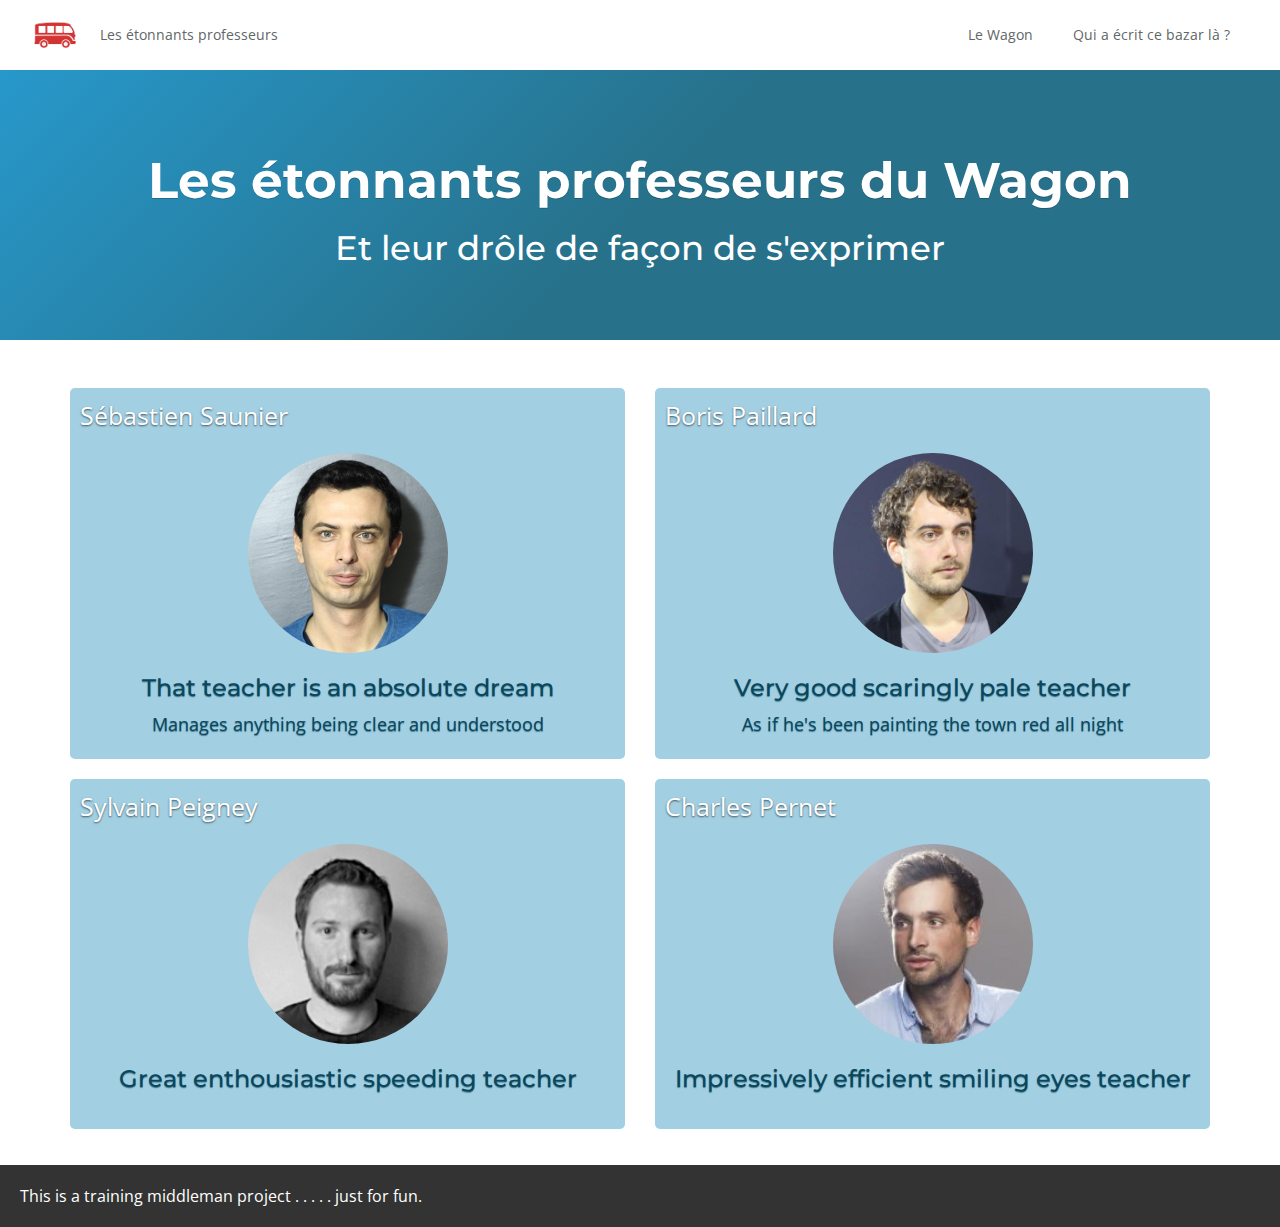
<file: index.html>
<!doctype html>
<html>
  <head>
    <meta charset="utf-8">

    <!-- Always force latest IE rendering engine or request Chrome Frame -->
    <meta content="IE=edge,chrome=1" http-equiv="X-UA-Compatible">

    <!-- For Bootstrap responsiveness -->
    <meta http-equiv="X-UA-Compatible" content="IE=edge">
     <meta name="viewport" content="width=device-width, initial-scale=1, shrink-to-fit=no">

    <!-- Use title if it's in the page YAML frontmatter -->
    <title>Le Wagon Amazing Teachers</title>

    <link href="stylesheets/all.css" rel="stylesheet" />


    <script>
      (function(i,s,o,g,r,a,m){i['GoogleAnalyticsObject']=r;i[r]=i[r]||function(){
      (i[r].q=i[r].q||[]).push(arguments)},i[r].l=1*new Date();a=s.createElement(o),
      m=s.getElementsByTagName(o)[0];a.async=1;a.src=g;m.parentNode.insertBefore(a,m)
      })(window,document,'script','https://www.google-analytics.com/analytics.js','ga');

      ga('create', 'UA-100490858-1', 'auto');
      ga('send', 'pageview');
    </script>

    <!-- HTML5 Shim and Respond.js IE8 support of HTML5 elements and media queries -->
    <!-- Leave those next 4 lines if you care about users using IE8 -->
    <!--[if lt IE 9]>
      <script src="https://oss.maxcdn.com/html5shiv/3.7.2/html5shiv.min.js"></script>
      <script src="https://oss.maxcdn.com/respond/1.4.2/respond.min.js"></script>
    <![endif]-->
  </head>

  <body class="index site">

    

    <div class="navbar-wagon">
      <div class="navbar-wagon-left">

          <!-- Logo -->
<a class="navbar-wagon-brand" href="/">            <img src="images/lewagon.png" />
</a>
          <!-- Text link -->
          <a class="navbar-wagon-item navbar-wagon-link" href="./">Les étonnants professeurs</a>

      </div>

      <!-- Right Navigation -->
      <div class="navbar-wagon-right hidden-xs hidden-sm">

        <!-- Text link -->
        <a class="navbar-wagon-item navbar-wagon-link" href="https://www.lewagon.com">Le Wagon</a>

        <!-- Text link -->
        <a class="navbar-wagon-item navbar-wagon-link" href="team.html">Qui a écrit ce bazar là ?</a>
        <!-- <a href="/team.html" class="navbar-wagon-item navbar-wagon-link">Qui a écrit ce bazar là ?</a> -->
      </div>
       <!-- Dropdown appearing on mobile only -->
      <div class="navbar-wagon-item hidden-md hidden-lg">
        <div class="dropdown">
          <i class="fa fa-bars dropdown-toggle" data-toggle="dropdown"></i>
          <ul class="dropdown-menu dropdown-menu-right navbar-wagon-dropdown-menu">
            <li><a href="https://www.lewagon.com">Le Wagon</a></li>
            <li><a href="team.html">Qui a écrit ce bazar là ?</a></li>
          </ul>
        </div>
      </div>
    </div>



    <!-- Your banner code -->
<div class="banner" style="background-image: linear-gradient(-225deg, rgba(0,101,168,0.6) 0%, rgba(0,36,61,0.6) 50%);">
  <div class="banner-content">
    <h1>Les étonnants professeurs du Wagon</h1>
    <h2>Et leur drôle de façon de s'exprimer</h2>
  </div>
</div>

<!-- Your cards code -->
<div class="wrapper-grey padded cards">
  <div class="container">
    <div class="row">
        <div class="col-md-6">
          <div class="card text-center">
              <div class="card-name">Sébastien Saunier</div>
              <div class="card-top text-center">
                <img class="avatar-very-extra-large" src="images/seb.jpg" />
                <h2>That teacher is an absolute dream</h2>
                <p>Manages anything being clear and understood</p>
              </div>

            <a class="card-link" href="teachers/seb.html"></a>
            <!--  <a class="card-link" href="#" ></a> -->
          </div>
        </div>
        <div class="col-md-6">
          <div class="card text-center">
              <div class="card-name">Boris Paillard</div>
              <div class="card-top text-center">
                <img class="avatar-very-extra-large" src="images/papillard.jpeg" />
                <h2>Very good scaringly pale teacher</h2>
                <p>As if he's been painting the town red all night</p>
              </div>

            <a class="card-link" href="teachers/boris.html"></a>
            <!--  <a class="card-link" href="#" ></a> -->
          </div>
        </div>
        <div class="col-md-6">
          <div class="card text-center">
              <div class="card-name">Sylvain Peigney</div>
              <div class="card-top text-center">
                <img class="avatar-very-extra-large" src="images/sylvain.png" />
                <h2>Great enthousiastic speeding teacher</h2>
                <p></p>
              </div>

            <a class="card-link" href="teachers/sylvain.html"></a>
            <!--  <a class="card-link" href="#" ></a> -->
          </div>
        </div>
        <div class="col-md-6">
          <div class="card text-center">
              <div class="card-name">Charles Pernet</div>
              <div class="card-top text-center">
                <img class="avatar-very-extra-large" src="images/charles.jpg" />
                <h2>Impressively efficient smiling eyes teacher</h2>
                <p></p>
              </div>

            <a class="card-link" href="teachers/charles.html"></a>
            <!--  <a class="card-link" href="#" ></a> -->
          </div>
        </div>
    </div>
  </div>
</div>

    <div class="footer">
  <p>This is a training middleman project . . . . . just for fun.</p>
</div>

    <script src="javascripts/all.js"></script>

  </body>
</html>
</file>
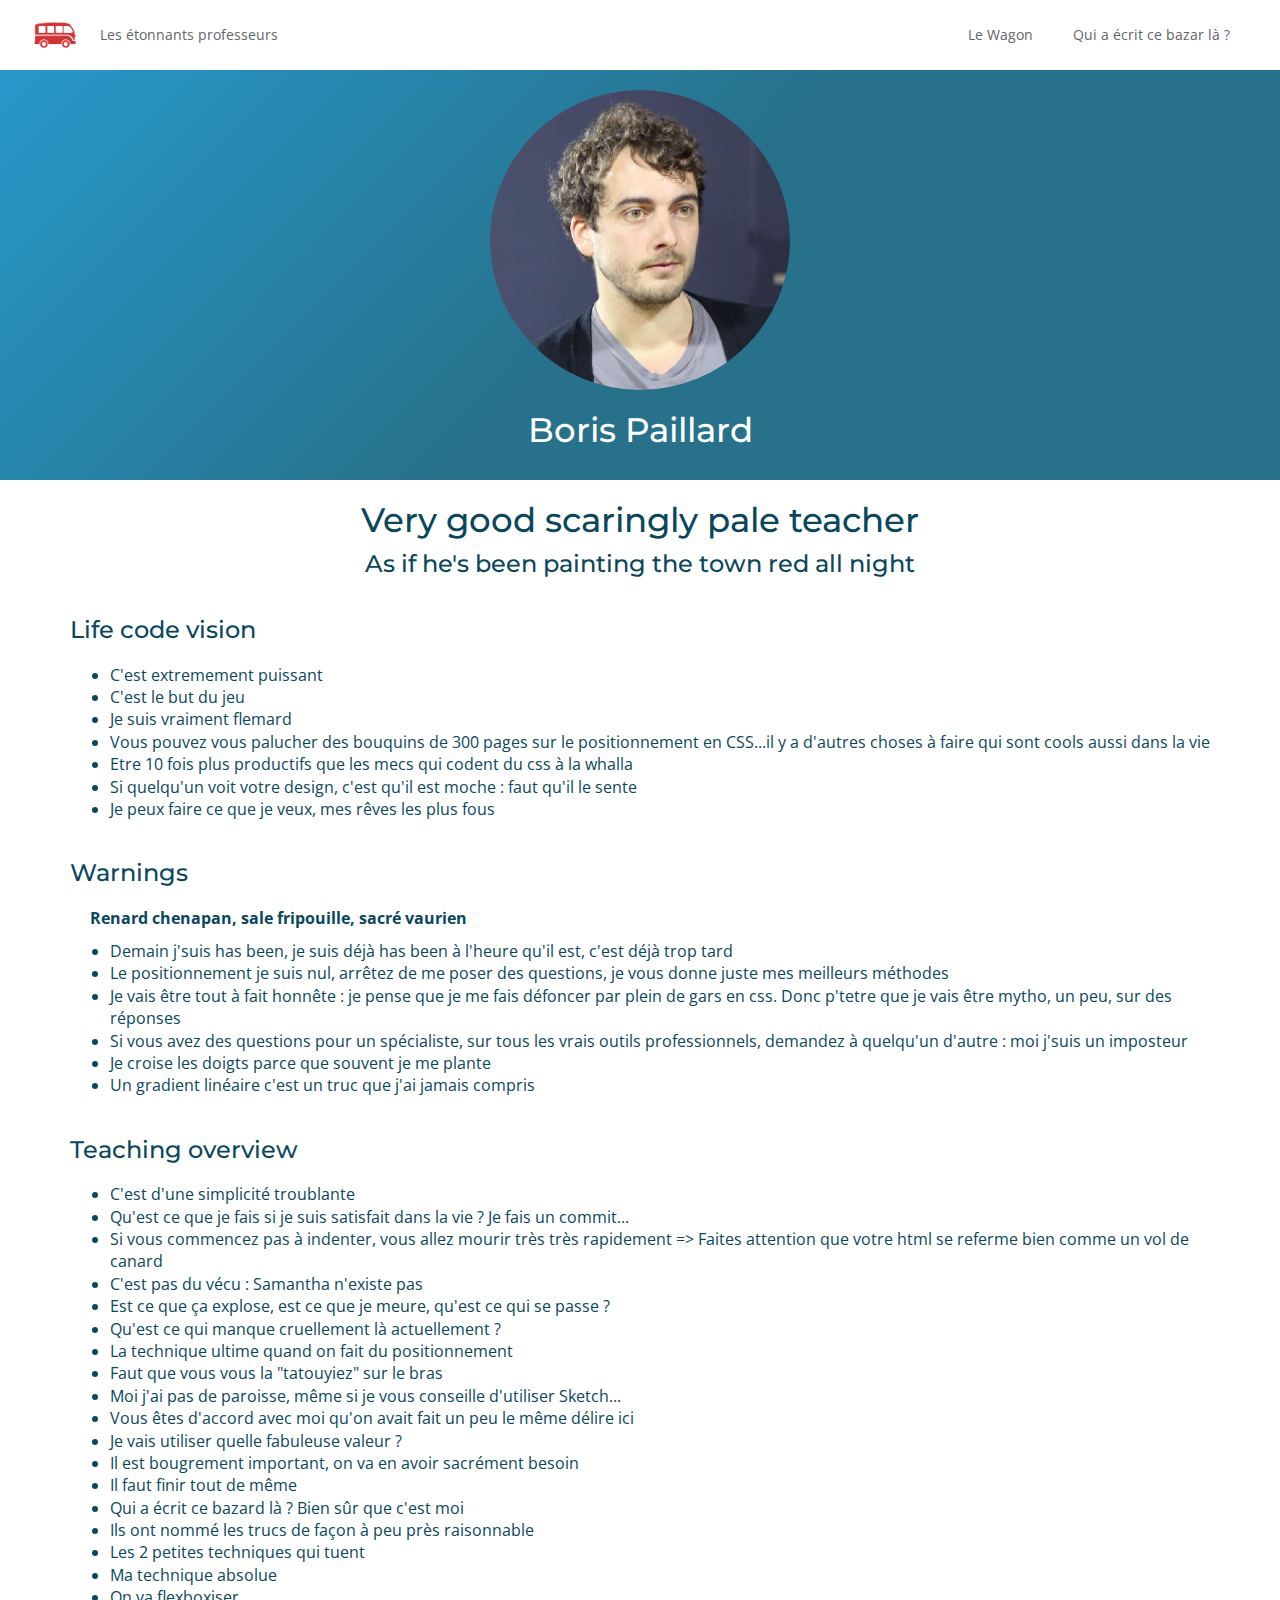
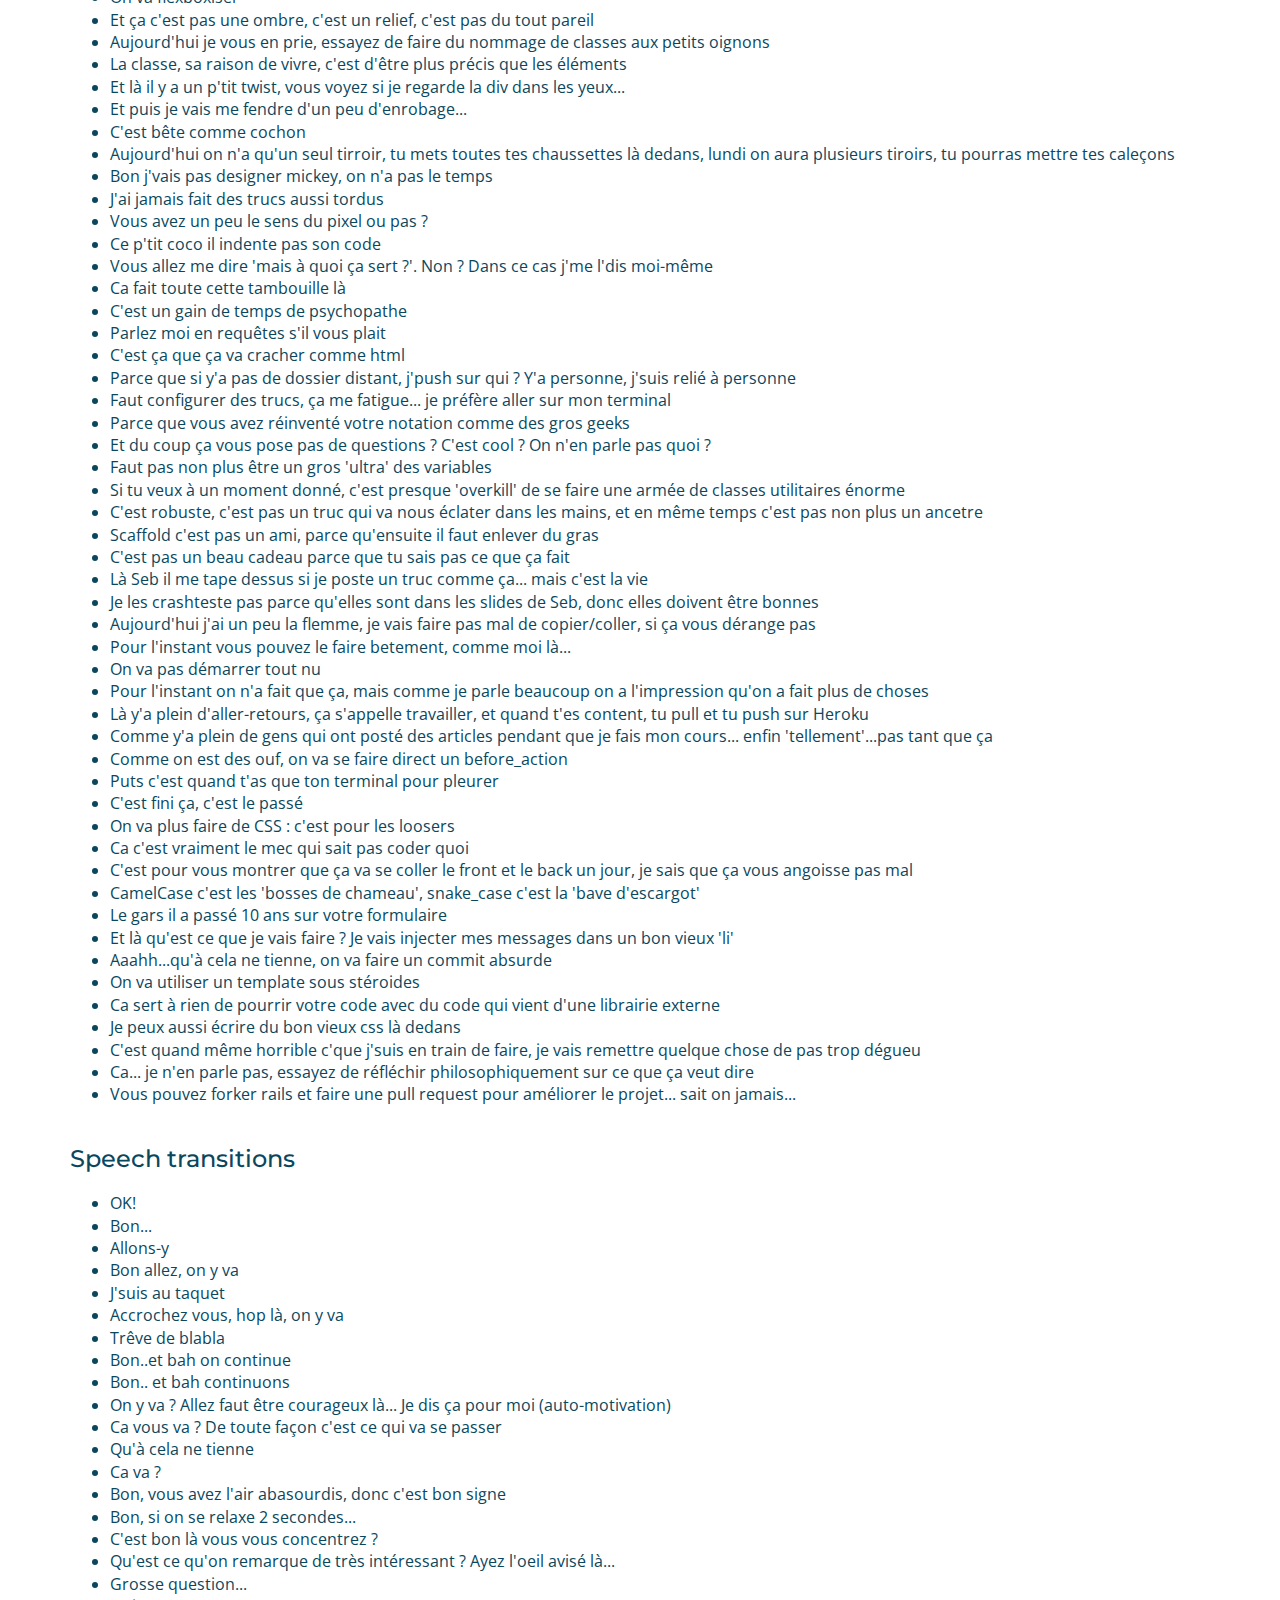
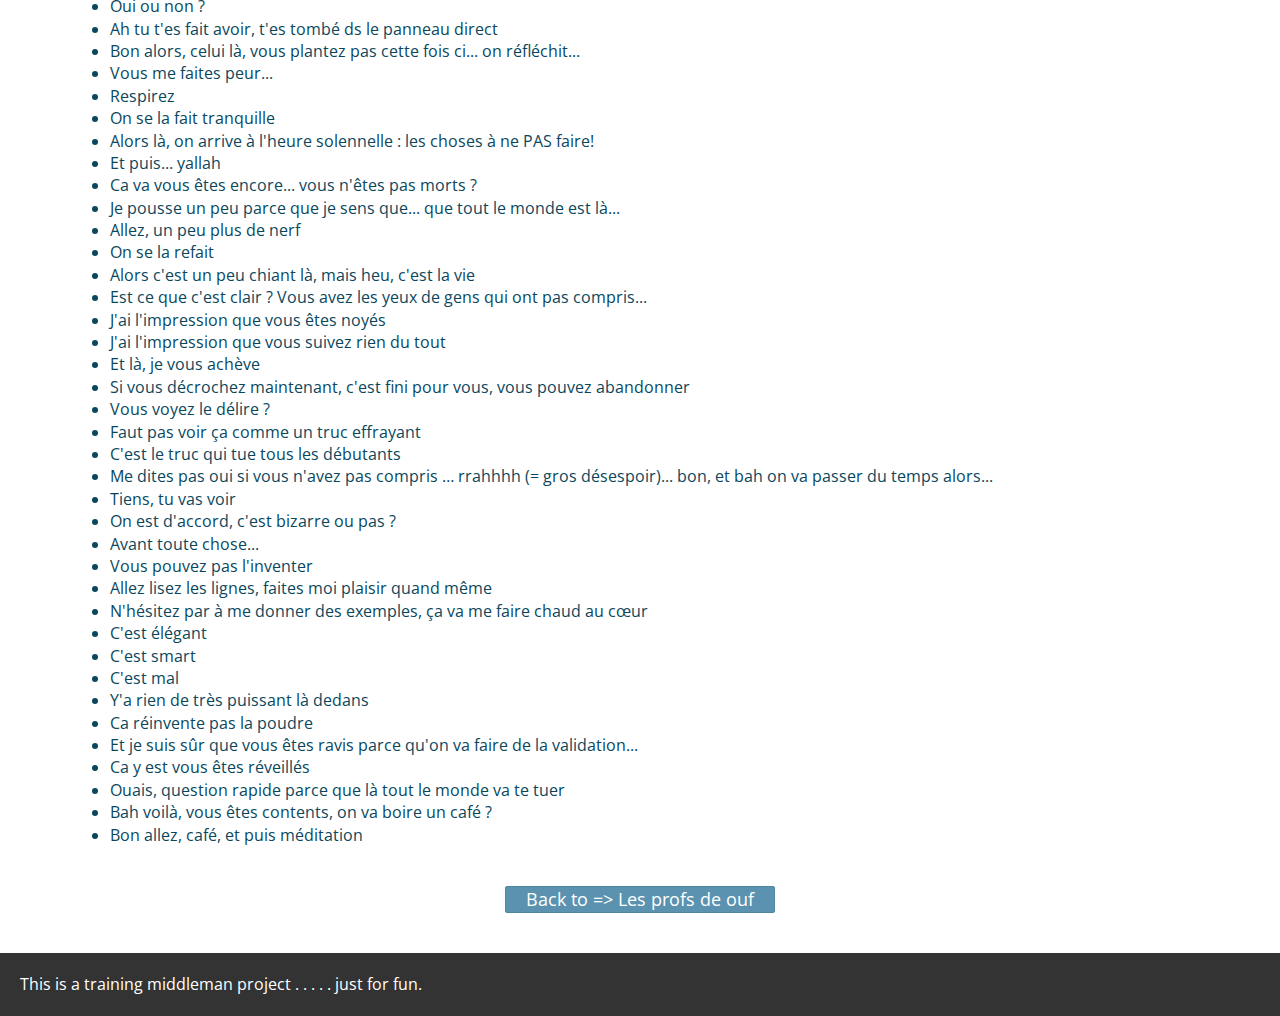
<file: teachers/boris.html>
<!doctype html>
<html>
  <head>
    <meta charset="utf-8">

    <!-- Always force latest IE rendering engine or request Chrome Frame -->
    <meta content="IE=edge,chrome=1" http-equiv="X-UA-Compatible">

    <!-- For Bootstrap responsiveness -->
    <meta http-equiv="X-UA-Compatible" content="IE=edge">
     <meta name="viewport" content="width=device-width, initial-scale=1, shrink-to-fit=no">

    <!-- Use title if it's in the page YAML frontmatter -->
    <title>Le Wagon Amazing Teachers</title>

    <link href="../stylesheets/all.css" rel="stylesheet" />


    <script>
      (function(i,s,o,g,r,a,m){i['GoogleAnalyticsObject']=r;i[r]=i[r]||function(){
      (i[r].q=i[r].q||[]).push(arguments)},i[r].l=1*new Date();a=s.createElement(o),
      m=s.getElementsByTagName(o)[0];a.async=1;a.src=g;m.parentNode.insertBefore(a,m)
      })(window,document,'script','https://www.google-analytics.com/analytics.js','ga');

      ga('create', 'UA-100490858-1', 'auto');
      ga('send', 'pageview');
    </script>

    <!-- HTML5 Shim and Respond.js IE8 support of HTML5 elements and media queries -->
    <!-- Leave those next 4 lines if you care about users using IE8 -->
    <!--[if lt IE 9]>
      <script src="https://oss.maxcdn.com/html5shiv/3.7.2/html5shiv.min.js"></script>
      <script src="https://oss.maxcdn.com/respond/1.4.2/respond.min.js"></script>
    <![endif]-->
  </head>

  <body class="teachers teachers_boris site">

    

    <div class="navbar-wagon">
      <div class="navbar-wagon-left">

          <!-- Logo -->
<a class="navbar-wagon-brand" href="/">            <img src="../images/lewagon.png" />
</a>
          <!-- Text link -->
          <a class="navbar-wagon-item navbar-wagon-link" href="../">Les étonnants professeurs</a>

      </div>

      <!-- Right Navigation -->
      <div class="navbar-wagon-right hidden-xs hidden-sm">

        <!-- Text link -->
        <a class="navbar-wagon-item navbar-wagon-link" href="https://www.lewagon.com">Le Wagon</a>

        <!-- Text link -->
        <a class="navbar-wagon-item navbar-wagon-link" href="../team.html">Qui a écrit ce bazar là ?</a>
        <!-- <a href="/team.html" class="navbar-wagon-item navbar-wagon-link">Qui a écrit ce bazar là ?</a> -->
      </div>
       <!-- Dropdown appearing on mobile only -->
      <div class="navbar-wagon-item hidden-md hidden-lg">
        <div class="dropdown">
          <i class="fa fa-bars dropdown-toggle" data-toggle="dropdown"></i>
          <ul class="dropdown-menu dropdown-menu-right navbar-wagon-dropdown-menu">
            <li><a href="https://www.lewagon.com">Le Wagon</a></li>
            <li><a href="../team.html">Qui a écrit ce bazar là ?</a></li>
          </ul>
        </div>
      </div>
    </div>



    <!-- Read from data.flats with owner's name as key -->


<!-- Your banner code -->
<div class="banner-show" style="background-image: linear-gradient(-225deg, rgba(0,101,168,0.6) 0%, rgba(0,36,61,0.6) 50%);">
  <div>
    <img class="img-circle" src="../images/papillard.jpeg" />
    <h2>Boris Paillard</h2>
  </div>
</div>
<div class="container">
  <div class="show-container">
    <div class="summary text-center">
      <h2>Very good scaringly pale teacher</h2>
      <h3>As if he's been painting the town red all night</h3>
    </div>
    <div class="container-paragraph">
      <h3>Life code vision</h3>
      <ul>
          <li>C'est extremement puissant</li>
          <li>C'est le but du jeu</li>
          <li>Je suis vraiment flemard</li>
          <li>Vous pouvez vous palucher des bouquins de 300 pages sur le positionnement en CSS...il y a d'autres choses à faire qui sont cools aussi dans la vie</li>
          <li>Etre 10 fois plus productifs que les mecs qui codent du css à la whalla</li>
          <li>Si quelqu'un voit votre design, c'est qu'il est moche : faut qu'il le sente</li>
          <li>Je peux faire ce que je veux, mes rêves les plus fous</li>
      </ul>
    </div>
    <div class="container-paragraph warnings">
      <h3>Warnings</h3>
      <div>
        <p><strong>Renard chenapan, sale fripouille, sacré vaurien</strong></p>
          <ul class="warnings-list">
              <li>Demain j'suis has been, je suis déjà has been à l'heure qu'il est, c'est déjà trop tard</li>
              <li>Le positionnement je suis nul, arrêtez de me poser des questions, je vous donne juste mes meilleurs méthodes</li>
              <li>Je vais être tout à fait honnête : je pense que je me fais défoncer par plein de gars en css. Donc p'tetre que je vais être mytho, un peu, sur des réponses</li>
              <li>Si vous avez des questions pour un spécialiste, sur tous les vrais outils professionnels, demandez à quelqu'un d'autre : moi j'suis un imposteur</li>
              <li>Je croise les doigts parce que souvent je me plante</li>
              <li>Un gradient linéaire c'est un truc que j'ai jamais compris</li>
          </ul>
      </div>
    </div>
    <div class="container-paragraph">
      <h3>Teaching overview</h3>
      <ul>
          <li>C'est d'une simplicité troublante</li>
          <li>Qu'est ce que je fais si je suis satisfait dans la vie ? Je fais un commit...</li>
          <li>Si vous commencez pas à indenter, vous allez mourir très très rapidement => Faites attention que votre html se referme bien comme un vol de canard</li>
          <li>C'est pas du vécu : Samantha n'existe pas</li>
          <li>Est ce que ça explose, est ce que je meure, qu'est ce qui se passe ?</li>
          <li>Qu'est ce qui manque cruellement là actuellement ?</li>
          <li>La technique ultime quand on fait du positionnement</li>
          <li>Faut que vous vous la "tatouyiez" sur le bras</li>
          <li>Moi j'ai pas de paroisse, même si je vous conseille d'utiliser Sketch...</li>
          <li>Vous êtes d'accord avec moi qu'on avait fait un peu le même délire ici</li>
          <li>Je vais utiliser quelle fabuleuse valeur ?</li>
          <li>Il est bougrement important, on va en avoir sacrément besoin</li>
          <li>Il faut finir tout de même</li>
          <li>Qui a écrit ce bazard là ? Bien sûr que c'est moi</li>
          <li>Ils ont nommé les trucs de façon à peu près raisonnable</li>
          <li>Les 2 petites techniques qui tuent</li>
          <li>Ma technique absolue</li>
          <li>On va flexboxiser</li>
          <li>Et ça c'est pas une ombre, c'est un relief, c'est pas du tout pareil</li>
          <li>Aujourd'hui je vous en prie, essayez de faire du nommage de classes aux petits oignons</li>
          <li>La classe, sa raison de vivre, c'est d'être plus précis que les éléments</li>
          <li>Et là il y a un p'tit twist, vous voyez si je regarde la div dans les yeux...</li>
          <li>Et puis je vais me fendre d'un peu d'enrobage...</li>
          <li>C'est bête comme cochon</li>
          <li>Aujourd'hui on n'a qu'un seul tirroir, tu mets toutes tes chaussettes là dedans, lundi on aura plusieurs tiroirs, tu pourras mettre tes caleçons</li>
          <li>Bon j'vais pas designer mickey, on n'a pas le temps</li>
          <li>J'ai jamais fait des trucs aussi tordus</li>
          <li>Vous avez un peu le sens du pixel ou pas ?</li>
          <li>Ce p'tit coco il indente pas son code</li>
          <li>Vous allez me dire 'mais à quoi ça sert ?'. Non ? Dans ce cas j'me l'dis moi-même</li>
          <li>Ca fait toute cette tambouille là</li>
          <li>C'est un gain de temps de psychopathe</li>
          <li>Parlez moi en requêtes s'il vous plait</li>
          <li>C'est ça que ça va cracher comme html</li>
          <li>Parce que si y'a pas de dossier distant, j'push sur qui ? Y'a personne, j'suis relié à personne</li>
          <li>Faut configurer des trucs, ça me fatigue... je préfère aller sur mon terminal</li>
          <li>Parce que vous avez réinventé votre notation comme des gros geeks</li>
          <li>Et du coup ça vous pose pas de questions ? C'est cool ? On n'en parle pas quoi ?</li>
          <li>Faut pas non plus être un gros 'ultra' des variables</li>
          <li>Si tu veux à un moment donné, c'est presque 'overkill' de se faire une armée de classes utilitaires énorme</li>
          <li>C'est robuste, c'est pas un truc qui va nous éclater dans les mains, et en même temps c'est pas non plus un ancetre</li>
          <li>Scaffold c'est pas un ami, parce qu'ensuite il faut enlever du gras</li>
          <li>C'est pas un beau cadeau parce que tu sais pas ce que ça fait</li>
          <li>Là Seb il me tape dessus si je poste un truc comme ça... mais c'est la vie</li>
          <li>Je les crashteste pas parce qu'elles sont dans les slides de Seb, donc elles doivent être bonnes</li>
          <li>Aujourd'hui j'ai un peu la flemme, je vais faire pas mal de copier/coller, si ça vous dérange pas</li>
          <li>Pour l'instant vous pouvez le faire betement, comme moi là...</li>
          <li>On va pas démarrer tout nu</li>
          <li>Pour l'instant on n'a fait que ça, mais comme je parle beaucoup on a l'impression qu'on a fait plus de choses</li>
          <li>Là y'a plein d'aller-retours, ça s'appelle travailler, et quand t'es content, tu pull et tu push sur Heroku</li>
          <li>Comme y'a plein de gens qui ont posté des articles pendant que je fais mon cours... enfin 'tellement'...pas tant que ça</li>
          <li>Comme on est des ouf, on va se faire direct un before_action</li>
          <li>Puts c'est quand t'as que ton terminal pour pleurer</li>
          <li>C'est fini ça, c'est le passé</li>
          <li>On va plus faire de CSS :  c'est pour les loosers</li>
          <li>Ca c'est vraiment le mec qui sait pas coder quoi</li>
          <li>C'est pour vous montrer que ça va se coller le front et le back un jour, je sais que ça vous angoisse pas mal</li>
          <li>CamelCase c'est les 'bosses de chameau', snake_case c'est la 'bave d'escargot'</li>
          <li>Le gars il a passé 10 ans sur votre formulaire</li>
          <li>Et là qu'est ce que je vais faire ? Je vais injecter mes messages dans un bon vieux 'li'</li>
          <li>Aaahh...qu'à cela ne tienne, on va faire un commit absurde</li>
          <li>On va utiliser un template sous stéroides</li>
          <li>Ca sert à rien de pourrir votre code avec du code qui vient d'une librairie externe</li>
          <li>Je peux aussi écrire du bon vieux css là dedans</li>
          <li>C'est quand même horrible c'que j'suis en train de faire, je vais remettre quelque chose de pas trop dégueu</li>
          <li>Ca... je n'en parle pas, essayez de réfléchir philosophiquement sur ce que ça veut dire</li>
          <li>Vous pouvez forker rails et faire une pull request pour améliorer le projet... sait on jamais...</li>
      </ul>
    </div>
    <div class="container-paragraph">
      <h3>Speech transitions</h3>
      <ul>
          <li>OK!</li>
          <li>Bon...</li>
          <li>Allons-y</li>
          <li>Bon allez, on y va</li>
          <li>J'suis au taquet</li>
          <li>Accrochez vous, hop là, on y va</li>
          <li>Trêve de blabla</li>
          <li>Bon..et bah on continue</li>
          <li>Bon.. et bah continuons</li>
          <li>On y va ? Allez faut être courageux là... Je dis ça pour moi (auto-motivation)</li>
          <li>Ca vous va ? De toute façon c'est ce qui va se passer</li>
          <li>Qu'à cela ne tienne</li>
          <li>Ca va ?</li>
          <li>Bon, vous avez l'air abasourdis, donc c'est bon signe</li>
          <li>Bon, si on se relaxe 2 secondes...</li>
          <li>C'est bon là vous vous concentrez ?</li>
          <li>Qu'est ce qu'on remarque de très intéressant ? Ayez l'oeil avisé là...</li>
          <li>Grosse question...</li>
          <li>Oui ou non ?</li>
          <li>Ah tu t'es fait avoir, t'es tombé ds le panneau direct</li>
          <li>Bon alors, celui là, vous plantez pas cette fois ci... on réfléchit...</li>
          <li>Vous me faites peur...</li>
          <li>Respirez</li>
          <li>On se la fait tranquille</li>
          <li>Alors là, on arrive à l'heure solennelle : les choses à ne PAS faire!</li>
          <li>Et puis... yallah</li>
          <li>Ca va vous êtes encore... vous n'êtes pas morts ?</li>
          <li>Je pousse un peu parce que je sens que... que tout le monde est là...</li>
          <li>Allez, un peu plus de nerf</li>
          <li>On se la refait</li>
          <li>Alors c'est un peu chiant là, mais heu, c'est la vie</li>
          <li>Est ce que c'est clair ? Vous avez les yeux de gens qui ont pas compris...</li>
          <li>J'ai l'impression que vous êtes noyés</li>
          <li>J'ai l'impression que vous suivez rien du tout</li>
          <li>Et là, je vous achève</li>
          <li>Si vous décrochez maintenant, c'est fini pour vous, vous pouvez abandonner</li>
          <li>Vous voyez le délire ?</li>
          <li>Faut pas voir ça comme un truc effrayant</li>
          <li>C'est le truc qui tue tous les débutants</li>
          <li>Me dites pas oui si vous n'avez pas compris … rrahhhh (= gros désespoir)... bon, et bah on va passer du temps alors...</li>
          <li>Tiens, tu vas voir</li>
          <li>On est d'accord, c'est bizarre ou pas ?</li>
          <li>Avant toute chose...</li>
          <li>Vous pouvez pas l'inventer</li>
          <li>Allez lisez les lignes, faites moi plaisir quand même</li>
          <li>N'hésitez par à me donner des exemples, ça va me faire chaud au cœur</li>
          <li>C'est élégant</li>
          <li>C'est smart</li>
          <li>C'est mal</li>
          <li>Y'a rien de très puissant là dedans</li>
          <li>Ca réinvente pas la poudre</li>
          <li>Et je suis sûr que vous êtes ravis parce qu'on va faire de la validation...</li>
          <li>Ca y est vous êtes réveillés</li>
          <li>Ouais, question rapide parce que là tout le monde va te tuer</li>
          <li>Bah voilà, vous êtes contents, on va boire un café ?</li>
          <li>Bon allez, café, et puis méditation</li>
      </ul>
    </div>
    <div class="text-center container-paragraph">
      <a class="btn btn-primary navbar-wagon-item back-link" href="../">Back to => Les profs de ouf</a>
    </div>
  </div>
</div>






    <div class="footer">
  <p>This is a training middleman project . . . . . just for fun.</p>
</div>

    <script src="../javascripts/all.js"></script>

  </body>
</html>
</file>
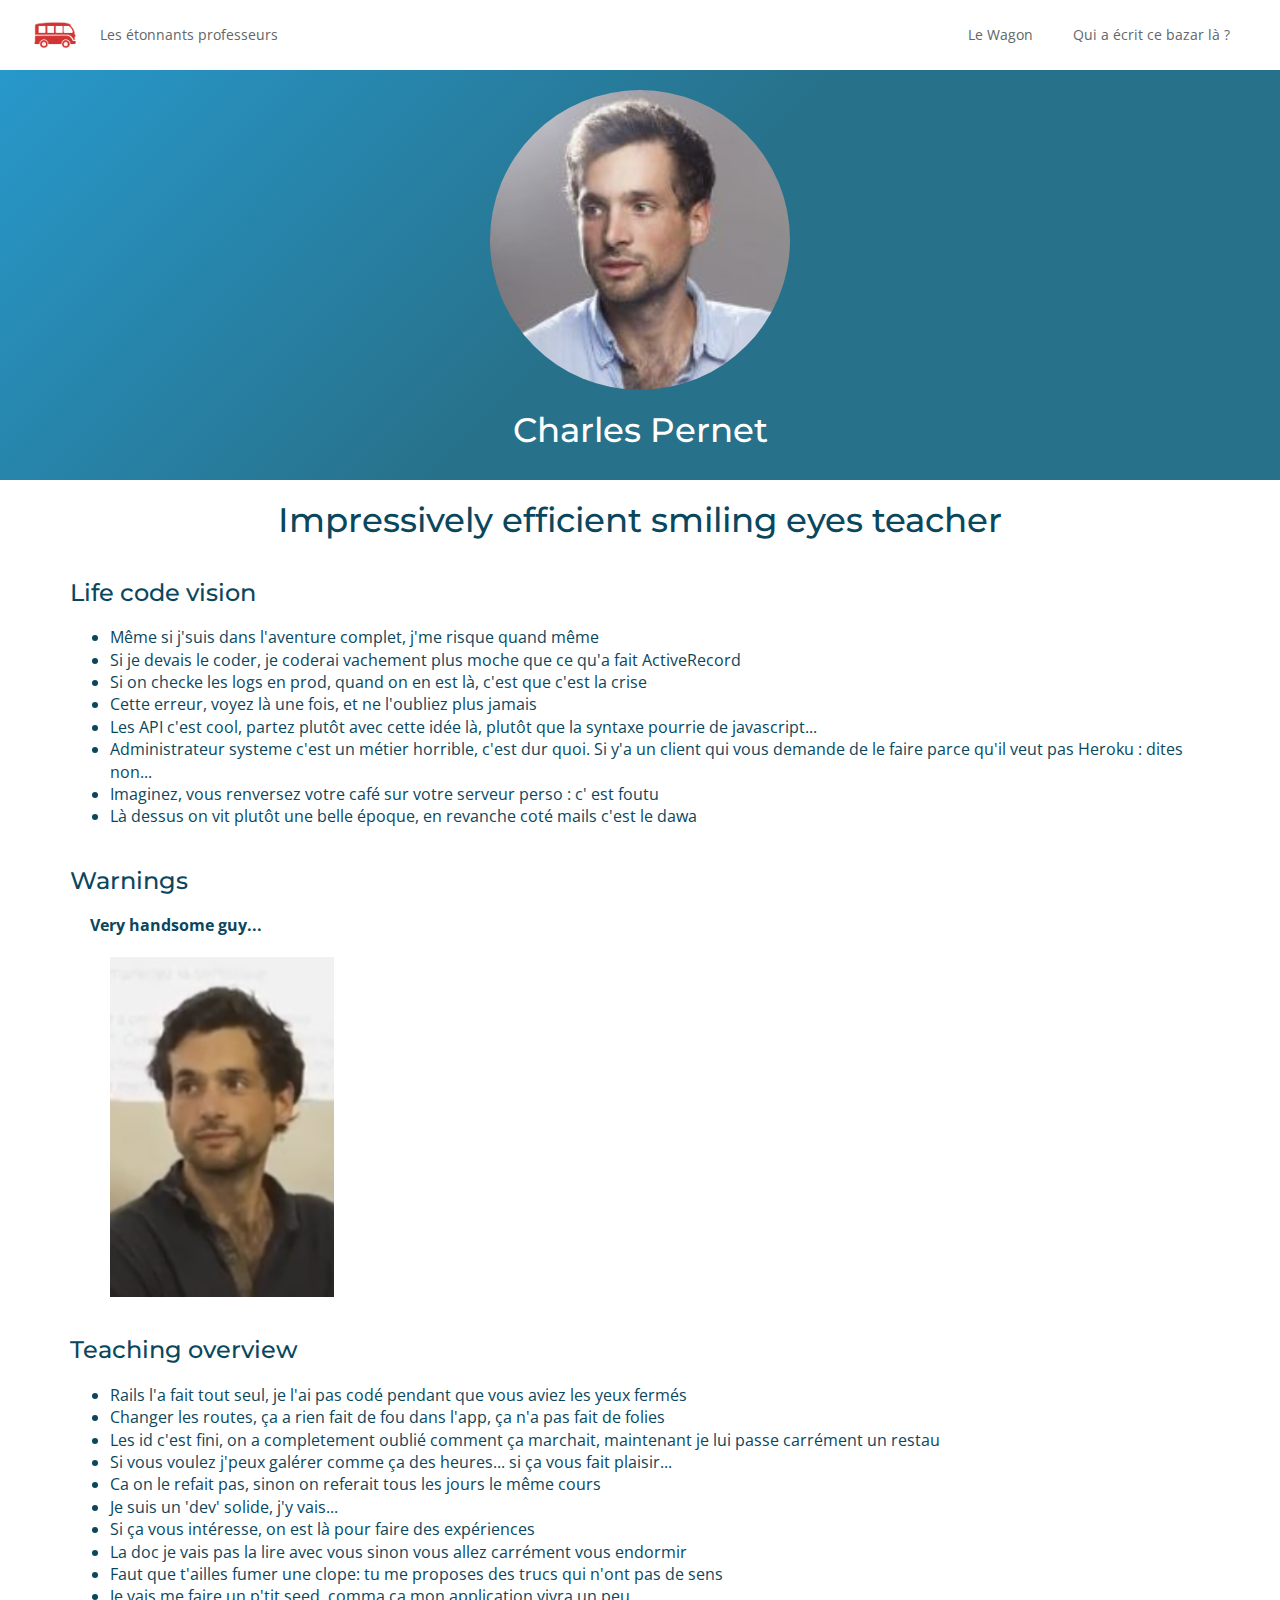
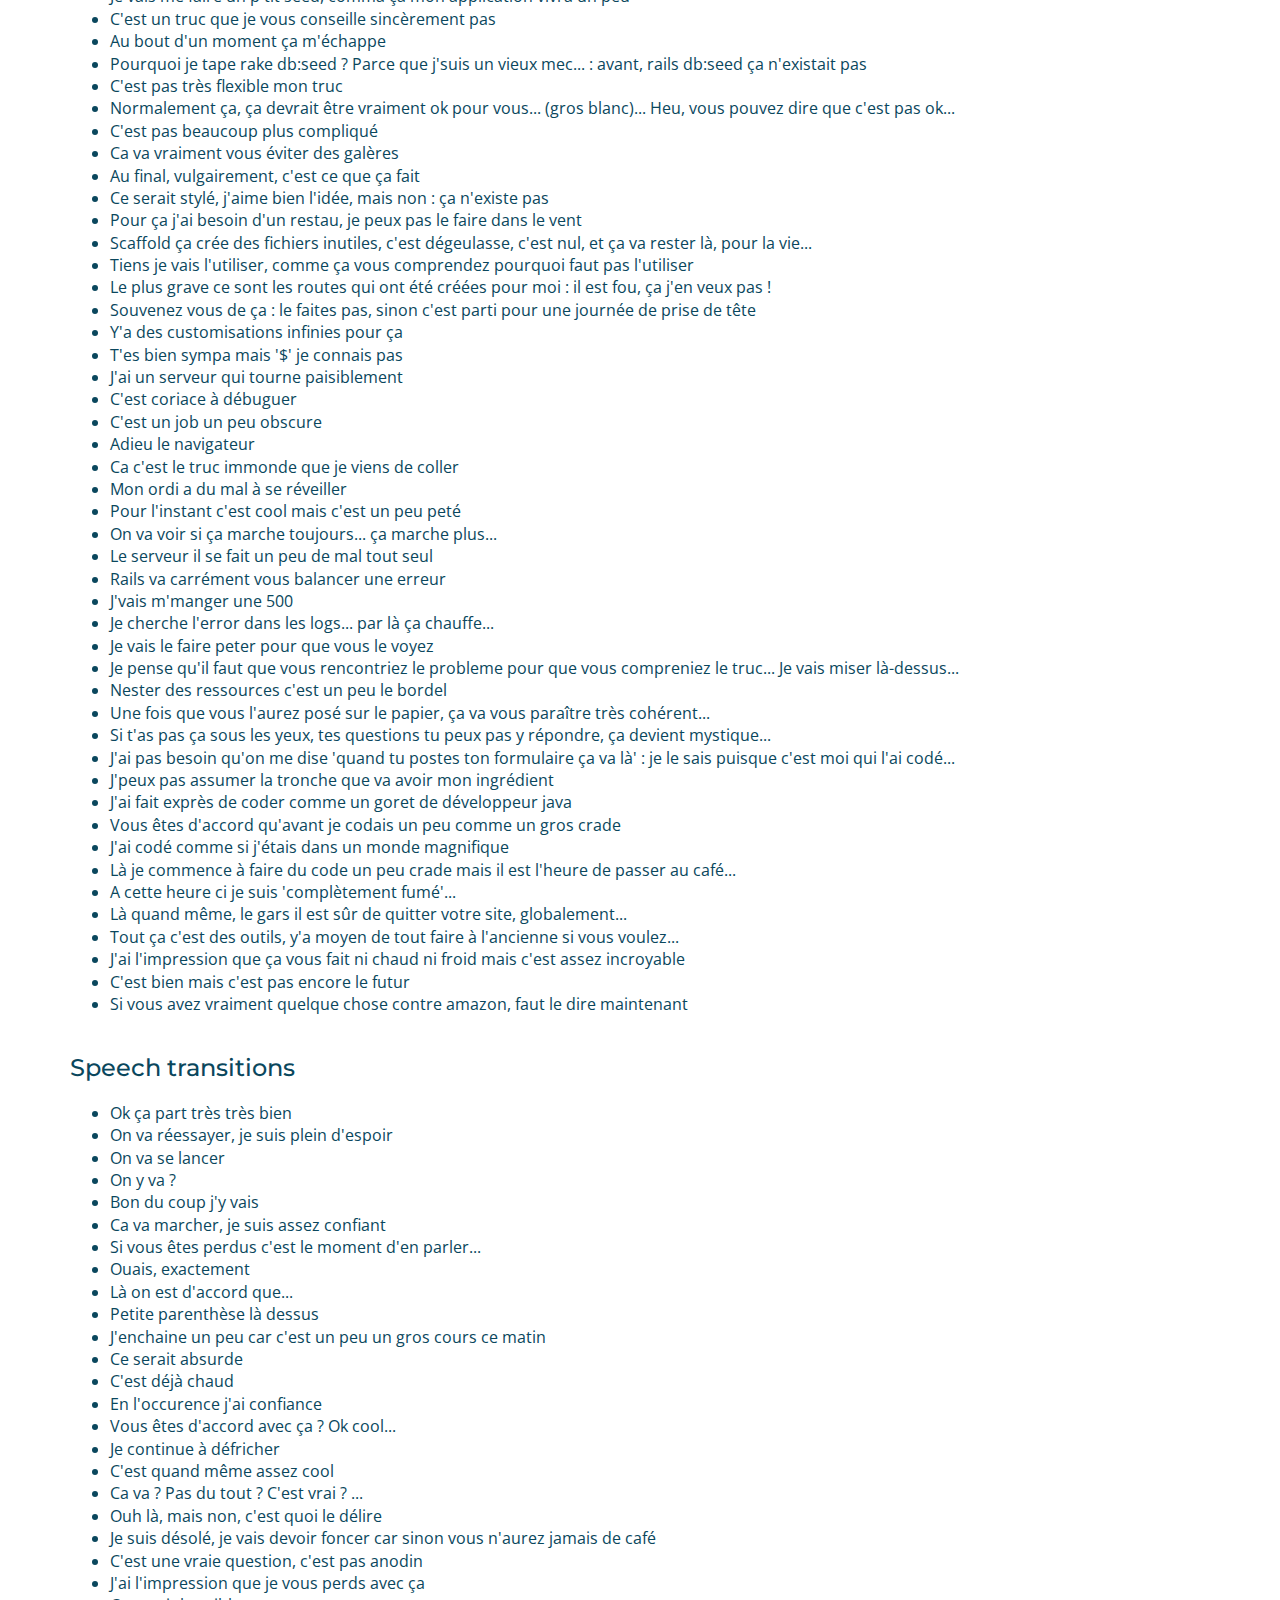
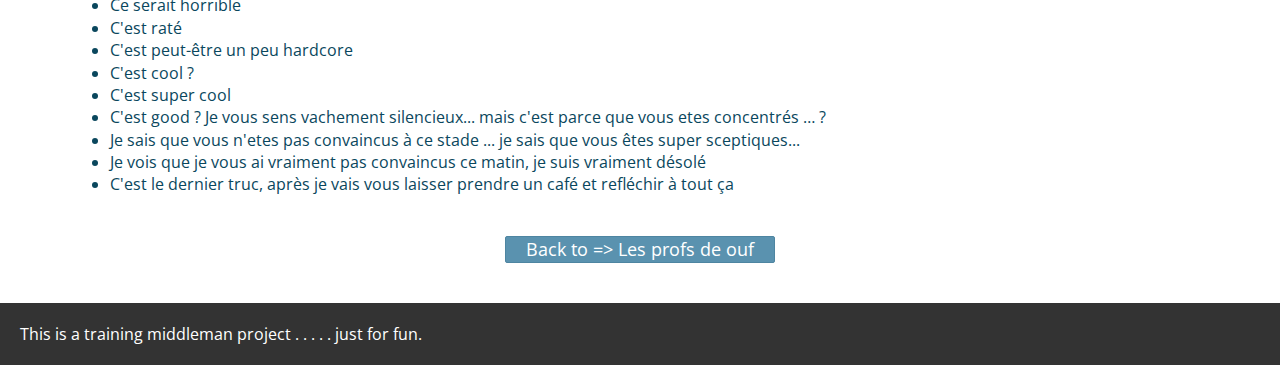
<file: teachers/charles.html>
<!doctype html>
<html>
  <head>
    <meta charset="utf-8">

    <!-- Always force latest IE rendering engine or request Chrome Frame -->
    <meta content="IE=edge,chrome=1" http-equiv="X-UA-Compatible">

    <!-- For Bootstrap responsiveness -->
    <meta http-equiv="X-UA-Compatible" content="IE=edge">
     <meta name="viewport" content="width=device-width, initial-scale=1, shrink-to-fit=no">

    <!-- Use title if it's in the page YAML frontmatter -->
    <title>Le Wagon Amazing Teachers</title>

    <link href="../stylesheets/all.css" rel="stylesheet" />


    <script>
      (function(i,s,o,g,r,a,m){i['GoogleAnalyticsObject']=r;i[r]=i[r]||function(){
      (i[r].q=i[r].q||[]).push(arguments)},i[r].l=1*new Date();a=s.createElement(o),
      m=s.getElementsByTagName(o)[0];a.async=1;a.src=g;m.parentNode.insertBefore(a,m)
      })(window,document,'script','https://www.google-analytics.com/analytics.js','ga');

      ga('create', 'UA-100490858-1', 'auto');
      ga('send', 'pageview');
    </script>

    <!-- HTML5 Shim and Respond.js IE8 support of HTML5 elements and media queries -->
    <!-- Leave those next 4 lines if you care about users using IE8 -->
    <!--[if lt IE 9]>
      <script src="https://oss.maxcdn.com/html5shiv/3.7.2/html5shiv.min.js"></script>
      <script src="https://oss.maxcdn.com/respond/1.4.2/respond.min.js"></script>
    <![endif]-->
  </head>

  <body class="teachers teachers_charles site">

    

    <div class="navbar-wagon">
      <div class="navbar-wagon-left">

          <!-- Logo -->
<a class="navbar-wagon-brand" href="/">            <img src="../images/lewagon.png" />
</a>
          <!-- Text link -->
          <a class="navbar-wagon-item navbar-wagon-link" href="../">Les étonnants professeurs</a>

      </div>

      <!-- Right Navigation -->
      <div class="navbar-wagon-right hidden-xs hidden-sm">

        <!-- Text link -->
        <a class="navbar-wagon-item navbar-wagon-link" href="https://www.lewagon.com">Le Wagon</a>

        <!-- Text link -->
        <a class="navbar-wagon-item navbar-wagon-link" href="../team.html">Qui a écrit ce bazar là ?</a>
        <!-- <a href="/team.html" class="navbar-wagon-item navbar-wagon-link">Qui a écrit ce bazar là ?</a> -->
      </div>
       <!-- Dropdown appearing on mobile only -->
      <div class="navbar-wagon-item hidden-md hidden-lg">
        <div class="dropdown">
          <i class="fa fa-bars dropdown-toggle" data-toggle="dropdown"></i>
          <ul class="dropdown-menu dropdown-menu-right navbar-wagon-dropdown-menu">
            <li><a href="https://www.lewagon.com">Le Wagon</a></li>
            <li><a href="../team.html">Qui a écrit ce bazar là ?</a></li>
          </ul>
        </div>
      </div>
    </div>



    <!-- Read from data.flats with owner's name as key -->


<!-- Your banner code -->
<div class="banner-show" style="background-image: linear-gradient(-225deg, rgba(0,101,168,0.6) 0%, rgba(0,36,61,0.6) 50%);">
  <div>
    <img class="img-circle" src="../images/charles.jpg" />
    <h2>Charles Pernet</h2>
  </div>
</div>
<div class="container">
  <div class="show-container">
    <div class="summary text-center">
      <h2>Impressively efficient smiling eyes teacher</h2>
      <h3></h3>
    </div>
    <div class="container-paragraph">
      <h3>Life code vision</h3>
      <ul>
          <li>Même si j'suis dans l'aventure complet, j'me risque quand même</li>
          <li>Si je devais le coder, je coderai vachement plus moche que ce qu'a fait ActiveRecord</li>
          <li>Si on checke les logs en prod, quand on en est là, c'est que c'est la crise</li>
          <li>Cette erreur, voyez là une fois, et ne l'oubliez plus jamais</li>
          <li>Les API c'est cool, partez plutôt avec cette idée là, plutôt que la syntaxe pourrie de javascript...</li>
          <li>Administrateur systeme c'est un métier horrible, c'est dur quoi. Si y'a un client qui vous demande de le faire parce qu'il veut pas Heroku : dites non...</li>
          <li>Imaginez, vous renversez votre café sur votre serveur perso : c' est foutu</li>
          <li>Là dessus on vit plutôt une belle époque, en revanche coté mails c'est le dawa</li>
      </ul>
    </div>
    <div class="container-paragraph warnings">
      <h3>Warnings</h3>
      <div>
        <p><strong>Very handsome guy...</strong></p>
          <div class="row">
              <div class="col-sm-4">
                <div class="warnings-photos">
                  <img class="show-photos" src="../images/portrait_2.png" />
                </div>
              </div>
          </div>
      </div>
    </div>
    <div class="container-paragraph">
      <h3>Teaching overview</h3>
      <ul>
          <li>Rails l'a fait tout seul, je l'ai pas codé pendant que vous aviez les yeux fermés</li>
          <li>Changer les routes, ça a rien fait de fou dans l'app, ça n'a pas fait de folies</li>
          <li>Les id c'est fini, on a completement oublié comment ça marchait, maintenant je lui passe carrément un restau</li>
          <li>Si vous voulez j'peux galérer comme ça des heures... si ça vous fait plaisir...</li>
          <li>Ca on le refait pas, sinon on referait tous les jours le même cours</li>
          <li>Je suis un 'dev' solide, j'y vais...</li>
          <li>Si ça vous intéresse, on est là pour faire des expériences</li>
          <li>La doc je vais pas la lire avec vous sinon vous allez carrément vous endormir</li>
          <li>Faut que t'ailles fumer une clope: tu me proposes des trucs qui n'ont pas de sens</li>
          <li>Je vais me faire un p'tit seed, comma ça mon application vivra un peu</li>
          <li>C'est un truc que je vous conseille sincèrement pas</li>
          <li>Au bout d'un moment ça m'échappe</li>
          <li>Pourquoi je tape rake db:seed ? Parce que j'suis un vieux mec... : avant, rails db:seed ça n'existait pas</li>
          <li>C'est pas très flexible mon truc</li>
          <li>Normalement ça, ça devrait être vraiment ok pour vous... (gros blanc)... Heu, vous pouvez dire que c'est pas ok...</li>
          <li>C'est pas beaucoup plus compliqué</li>
          <li>Ca va vraiment vous éviter des galères</li>
          <li>Au final, vulgairement, c'est ce que ça fait</li>
          <li>Ce serait stylé, j'aime bien l'idée, mais non : ça n'existe pas</li>
          <li>Pour ça j'ai besoin d'un restau, je peux pas le faire dans le vent</li>
          <li>Scaffold ça crée des fichiers inutiles, c'est dégeulasse, c'est nul, et ça va rester là, pour la vie...</li>
          <li>Tiens je vais l'utiliser, comme ça vous comprendez pourquoi faut pas l'utiliser</li>
          <li>Le plus grave ce sont les routes qui ont été créées pour moi :  il est fou, ça j'en veux pas !</li>
          <li>Souvenez vous de ça : le faites pas, sinon c'est parti pour une journée de prise de tête</li>
          <li>Y'a des customisations infinies pour ça</li>
          <li>T'es bien sympa mais '$' je connais pas</li>
          <li>J'ai un serveur qui tourne paisiblement</li>
          <li>C'est coriace à débuguer</li>
          <li>C'est un job un peu obscure</li>
          <li>Adieu le navigateur</li>
          <li>Ca c'est le truc immonde que je viens de coller</li>
          <li>Mon ordi a du mal à se réveiller</li>
          <li>Pour l'instant c'est cool mais c'est un peu peté</li>
          <li>On va voir si ça marche toujours... ça marche plus...</li>
          <li>Le serveur il se fait un peu de mal tout seul</li>
          <li>Rails va carrément vous balancer une erreur</li>
          <li>J'vais m'manger une 500</li>
          <li>Je cherche l'error dans les logs... par là ça chauffe...</li>
          <li>Je vais le faire peter pour que vous le voyez</li>
          <li>Je pense qu'il faut que vous rencontriez le probleme pour que vous compreniez le truc... Je vais miser là-dessus...</li>
          <li>Nester des ressources c'est un peu le bordel</li>
          <li>Une fois que vous l'aurez posé sur le papier, ça va vous paraître très cohérent...</li>
          <li>Si t'as pas ça sous les yeux, tes questions tu peux pas y répondre, ça devient mystique...</li>
          <li>J'ai pas besoin qu'on me dise 'quand tu postes ton formulaire ça va là' : je le sais puisque c'est moi qui l'ai codé...</li>
          <li>J'peux pas assumer la tronche que va avoir mon ingrédient</li>
          <li>J'ai fait exprès de coder comme un goret de développeur java</li>
          <li>Vous êtes d'accord qu'avant je codais un peu comme un gros crade</li>
          <li>J'ai codé comme si j'étais dans un monde magnifique</li>
          <li>Là je commence à faire du code un peu crade mais il est l'heure de passer au café...</li>
          <li>A cette heure ci je suis 'complètement fumé'...</li>
          <li>Là quand même, le gars il est sûr de quitter votre site, globalement...</li>
          <li>Tout ça c'est des outils, y'a moyen de tout faire à l'ancienne si vous voulez...</li>
          <li>J'ai l'impression que ça vous fait ni chaud ni froid mais c'est assez incroyable</li>
          <li>C'est bien mais c'est pas encore le futur</li>
          <li>Si vous avez vraiment quelque chose contre amazon, faut le dire maintenant</li>
      </ul>
    </div>
    <div class="container-paragraph">
      <h3>Speech transitions</h3>
      <ul>
          <li>Ok ça part très très bien</li>
          <li>On va réessayer, je suis plein d'espoir</li>
          <li>On va se lancer</li>
          <li>On y va ?</li>
          <li>Bon du coup j'y vais</li>
          <li>Ca va marcher, je suis assez confiant</li>
          <li>Si vous êtes perdus c'est le moment d'en parler...</li>
          <li>Ouais, exactement</li>
          <li>Là on est d'accord que...</li>
          <li>Petite parenthèse là dessus</li>
          <li>J'enchaine un peu car c'est un peu un gros cours ce matin</li>
          <li>Ce serait absurde</li>
          <li>C'est déjà chaud</li>
          <li>En l'occurence j'ai confiance</li>
          <li>Vous êtes d'accord avec ça ? Ok cool...</li>
          <li>Je continue à défricher</li>
          <li>C'est quand même assez cool</li>
          <li>Ca va ? Pas du tout ? C'est vrai ? ...</li>
          <li>Ouh là, mais non, c'est quoi le délire</li>
          <li>Je suis désolé, je vais devoir foncer car sinon vous n'aurez jamais de café</li>
          <li>C'est une vraie question, c'est pas anodin</li>
          <li>J'ai l'impression que je vous perds avec ça</li>
          <li>Ce serait horrible</li>
          <li>C'est raté</li>
          <li>C'est peut-être un peu hardcore</li>
          <li>C'est cool ?</li>
          <li>C'est super cool</li>
          <li>C'est good ? Je vous sens vachement silencieux... mais c'est parce que vous etes concentrés … ?</li>
          <li>Je sais que vous n'etes pas convaincus à ce stade ... je sais que vous êtes super sceptiques...</li>
          <li>Je vois que je vous ai vraiment pas convaincus ce matin, je suis vraiment désolé</li>
          <li>C'est le dernier truc, après je vais vous laisser prendre un café et refléchir à tout ça</li>
      </ul>
    </div>
    <div class="text-center container-paragraph">
      <a class="btn btn-primary navbar-wagon-item back-link" href="../">Back to => Les profs de ouf</a>
    </div>
  </div>
</div>






    <div class="footer">
  <p>This is a training middleman project . . . . . just for fun.</p>
</div>

    <script src="../javascripts/all.js"></script>

  </body>
</html>
</file>
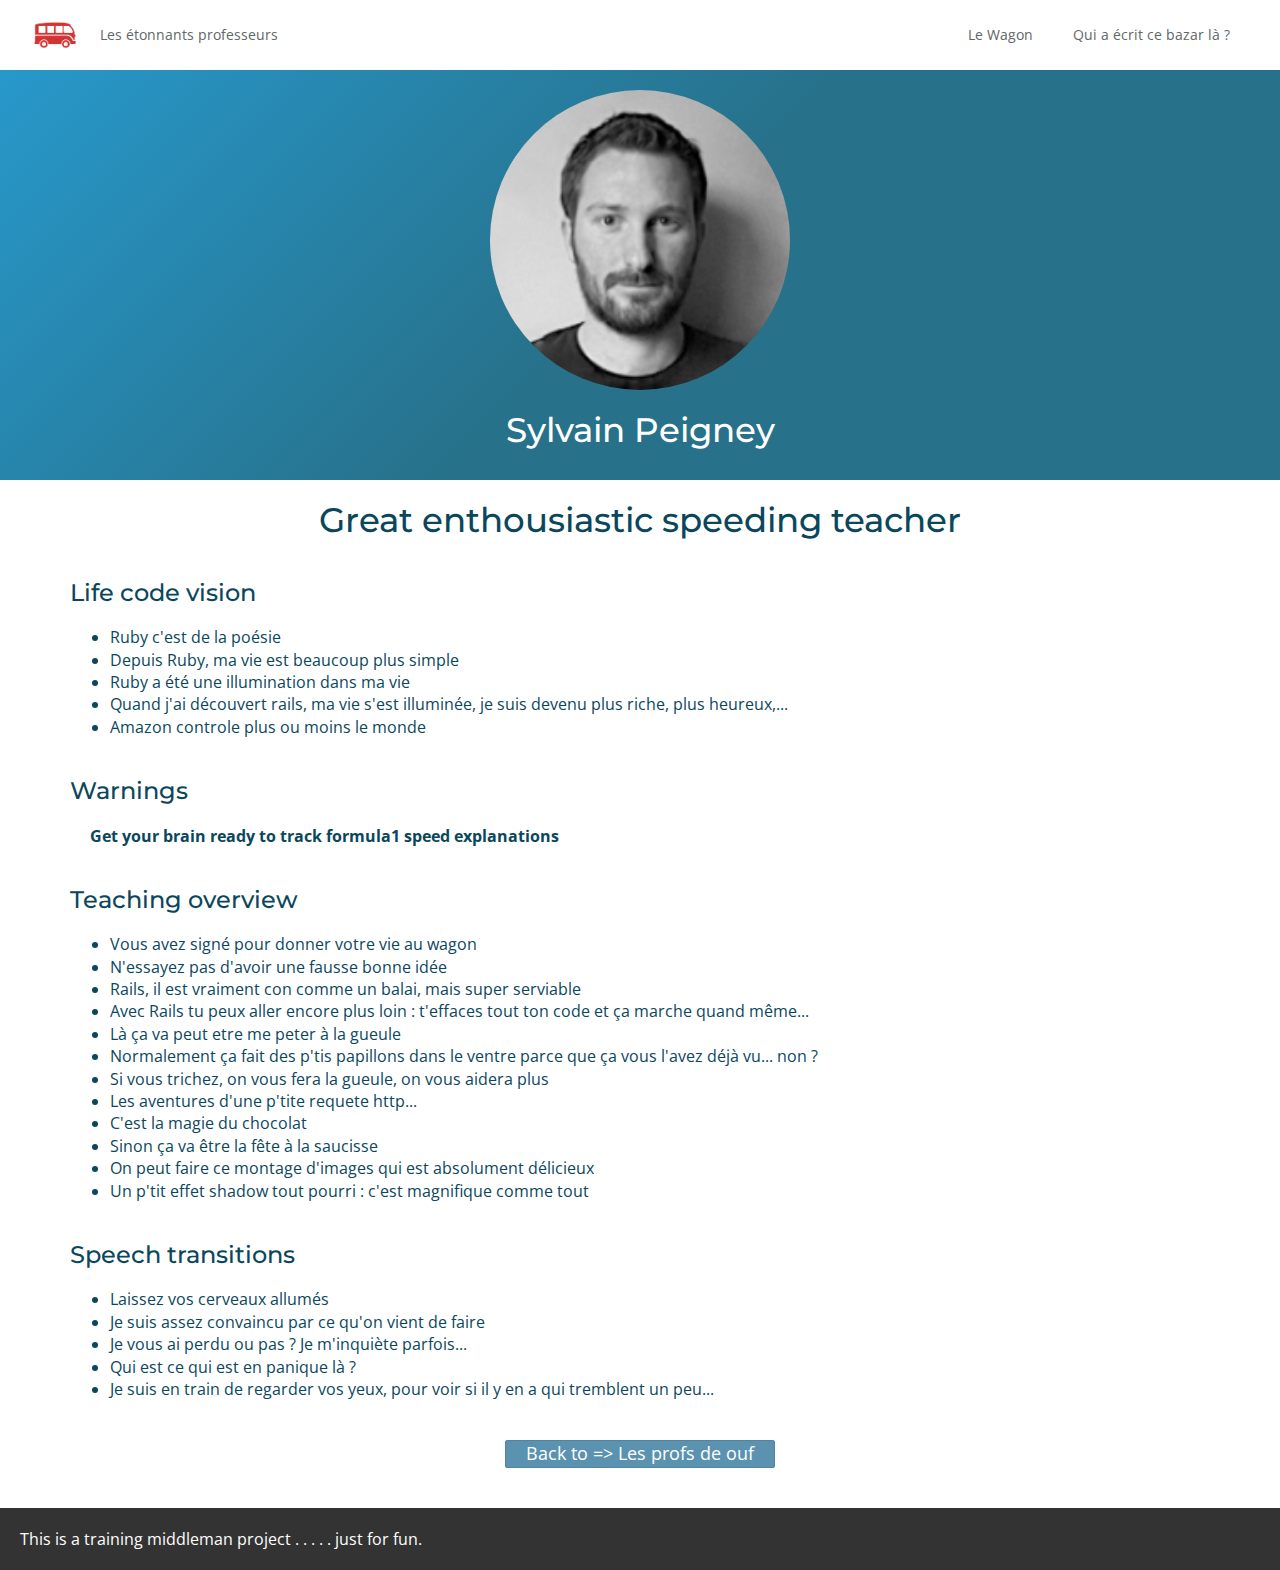
<file: teachers/sylvain.html>
<!doctype html>
<html>
  <head>
    <meta charset="utf-8">

    <!-- Always force latest IE rendering engine or request Chrome Frame -->
    <meta content="IE=edge,chrome=1" http-equiv="X-UA-Compatible">

    <!-- For Bootstrap responsiveness -->
    <meta http-equiv="X-UA-Compatible" content="IE=edge">
     <meta name="viewport" content="width=device-width, initial-scale=1, shrink-to-fit=no">

    <!-- Use title if it's in the page YAML frontmatter -->
    <title>Le Wagon Amazing Teachers</title>

    <link href="../stylesheets/all.css" rel="stylesheet" />


    <script>
      (function(i,s,o,g,r,a,m){i['GoogleAnalyticsObject']=r;i[r]=i[r]||function(){
      (i[r].q=i[r].q||[]).push(arguments)},i[r].l=1*new Date();a=s.createElement(o),
      m=s.getElementsByTagName(o)[0];a.async=1;a.src=g;m.parentNode.insertBefore(a,m)
      })(window,document,'script','https://www.google-analytics.com/analytics.js','ga');

      ga('create', 'UA-100490858-1', 'auto');
      ga('send', 'pageview');
    </script>

    <!-- HTML5 Shim and Respond.js IE8 support of HTML5 elements and media queries -->
    <!-- Leave those next 4 lines if you care about users using IE8 -->
    <!--[if lt IE 9]>
      <script src="https://oss.maxcdn.com/html5shiv/3.7.2/html5shiv.min.js"></script>
      <script src="https://oss.maxcdn.com/respond/1.4.2/respond.min.js"></script>
    <![endif]-->
  </head>

  <body class="teachers teachers_sylvain site">

    

    <div class="navbar-wagon">
      <div class="navbar-wagon-left">

          <!-- Logo -->
<a class="navbar-wagon-brand" href="/">            <img src="../images/lewagon.png" />
</a>
          <!-- Text link -->
          <a class="navbar-wagon-item navbar-wagon-link" href="../">Les étonnants professeurs</a>

      </div>

      <!-- Right Navigation -->
      <div class="navbar-wagon-right hidden-xs hidden-sm">

        <!-- Text link -->
        <a class="navbar-wagon-item navbar-wagon-link" href="https://www.lewagon.com">Le Wagon</a>

        <!-- Text link -->
        <a class="navbar-wagon-item navbar-wagon-link" href="../team.html">Qui a écrit ce bazar là ?</a>
        <!-- <a href="/team.html" class="navbar-wagon-item navbar-wagon-link">Qui a écrit ce bazar là ?</a> -->
      </div>
       <!-- Dropdown appearing on mobile only -->
      <div class="navbar-wagon-item hidden-md hidden-lg">
        <div class="dropdown">
          <i class="fa fa-bars dropdown-toggle" data-toggle="dropdown"></i>
          <ul class="dropdown-menu dropdown-menu-right navbar-wagon-dropdown-menu">
            <li><a href="https://www.lewagon.com">Le Wagon</a></li>
            <li><a href="../team.html">Qui a écrit ce bazar là ?</a></li>
          </ul>
        </div>
      </div>
    </div>



    <!-- Read from data.flats with owner's name as key -->


<!-- Your banner code -->
<div class="banner-show" style="background-image: linear-gradient(-225deg, rgba(0,101,168,0.6) 0%, rgba(0,36,61,0.6) 50%);">
  <div>
    <img class="img-circle" src="../images/sylvain.png" />
    <h2>Sylvain Peigney</h2>
  </div>
</div>
<div class="container">
  <div class="show-container">
    <div class="summary text-center">
      <h2>Great enthousiastic speeding teacher</h2>
      <h3></h3>
    </div>
    <div class="container-paragraph">
      <h3>Life code vision</h3>
      <ul>
          <li>Ruby c'est de la poésie</li>
          <li>Depuis Ruby, ma vie est beaucoup plus simple</li>
          <li>Ruby a été une illumination dans ma vie</li>
          <li>Quand j'ai découvert rails, ma vie s'est illuminée, je suis devenu plus riche, plus heureux,...</li>
          <li>Amazon controle plus ou moins le monde</li>
      </ul>
    </div>
    <div class="container-paragraph warnings">
      <h3>Warnings</h3>
      <div>
        <p><strong>Get your brain ready to track formula1 speed explanations</strong></p>
      </div>
    </div>
    <div class="container-paragraph">
      <h3>Teaching overview</h3>
      <ul>
          <li>Vous avez signé pour donner votre vie au wagon</li>
          <li>N'essayez pas d'avoir une fausse bonne idée</li>
          <li>Rails, il est vraiment con comme un balai, mais super serviable</li>
          <li>Avec Rails tu peux aller encore plus loin : t'effaces tout ton code et ça marche quand même...</li>
          <li>Là ça va peut etre me peter à la gueule</li>
          <li>Normalement ça fait des p'tis papillons dans le ventre parce que ça vous l'avez déjà vu... non ?</li>
          <li>Si vous trichez, on vous fera la gueule, on vous aidera plus</li>
          <li>Les aventures d'une p'tite requete http...</li>
          <li>C'est la magie du chocolat</li>
          <li>Sinon ça va être la fête à la saucisse</li>
          <li>On peut faire ce montage d'images qui est absolument délicieux</li>
          <li>Un p'tit effet shadow tout pourri : c'est magnifique comme tout</li>
      </ul>
    </div>
    <div class="container-paragraph">
      <h3>Speech transitions</h3>
      <ul>
          <li>Laissez vos cerveaux allumés</li>
          <li>Je suis assez convaincu par ce qu'on vient de faire</li>
          <li>Je vous ai perdu ou pas ? Je m'inquiète parfois...</li>
          <li>Qui est ce qui est en panique là ?</li>
          <li>Je suis en train de regarder vos yeux, pour voir si il y en a qui tremblent un peu...</li>
      </ul>
    </div>
    <div class="text-center container-paragraph">
      <a class="btn btn-primary navbar-wagon-item back-link" href="../">Back to => Les profs de ouf</a>
    </div>
  </div>
</div>






    <div class="footer">
  <p>This is a training middleman project . . . . . just for fun.</p>
</div>

    <script src="../javascripts/all.js"></script>

  </body>
</html>
</file>
